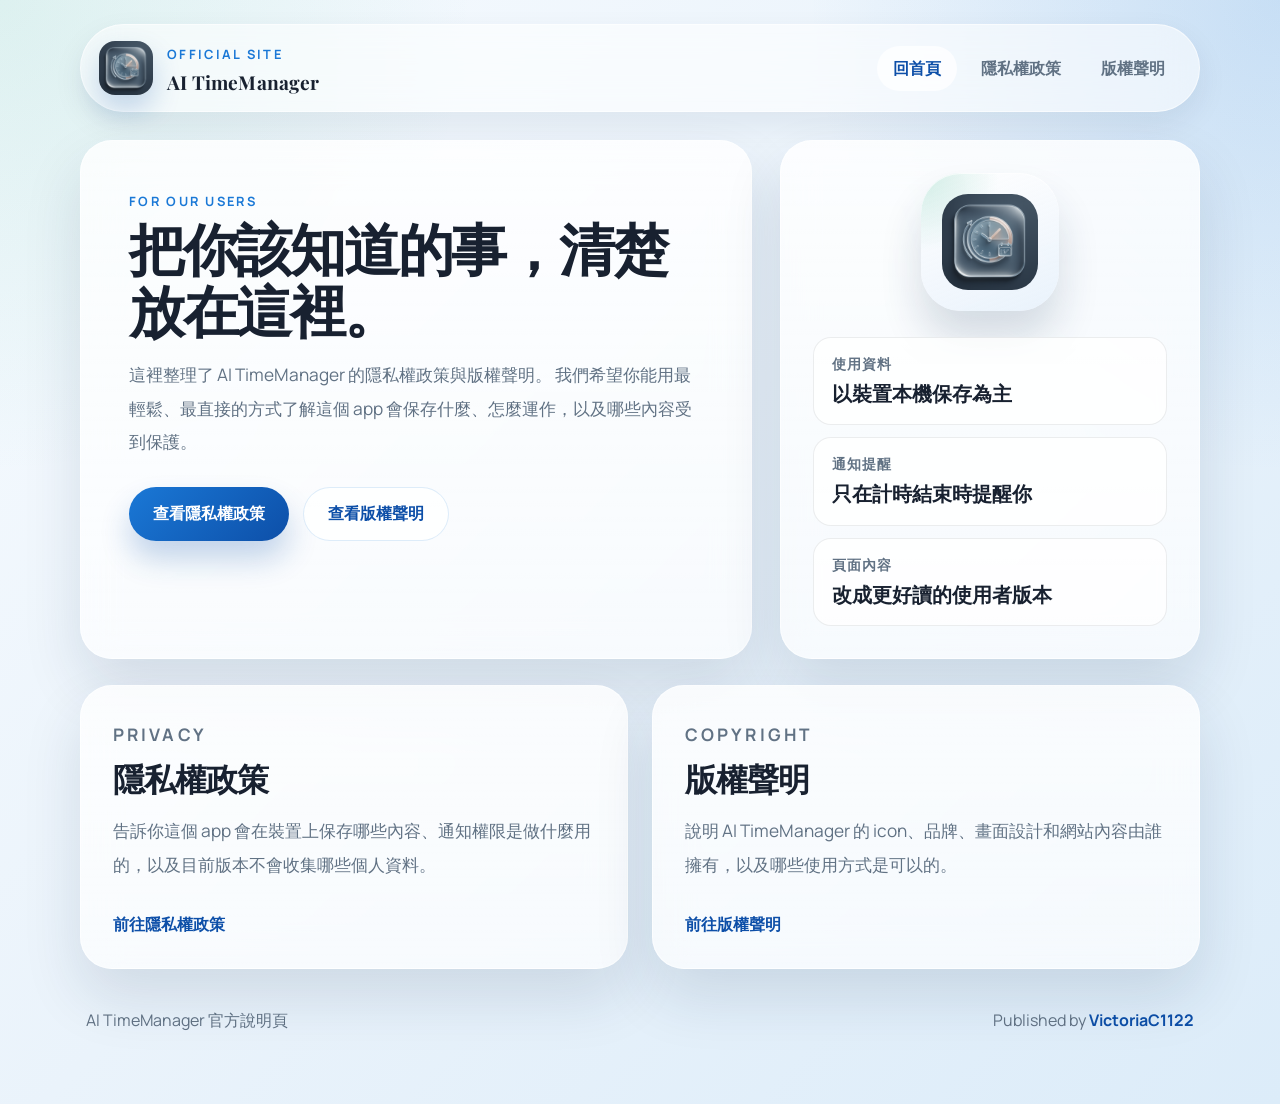
<file: index.html>
<!DOCTYPE html>
<html lang="zh-Hant">
<head>
  <meta charset="UTF-8">
  <meta name="viewport" content="width=device-width, initial-scale=1.0">
  <title>AI TimeManager | 隱私權政策與版權聲明</title>
  <meta name="description" content="AI TimeManager 官方隱私權政策與版權聲明頁面。">
  <link rel="icon" type="image/png" href="assets/app-icon.png">
  <link rel="preconnect" href="https://fonts.googleapis.com">
  <link rel="preconnect" href="https://fonts.gstatic.com" crossorigin>
  <link href="https://fonts.googleapis.com/css2?family=Playfair+Display:wght@600;700&family=Manrope:wght@400;500;600;700&display=swap" rel="stylesheet">
  <link rel="stylesheet" href="assets/styles.css">
</head>
<body>
  <div class="page-shell">
    <header class="topbar">
      <a class="brand" href="index.html">
        <img src="assets/app-icon.png" alt="AI TimeManager app icon">
        <div>
          <span class="eyebrow">Official Site</span>
          <strong>AI TimeManager</strong>
        </div>
      </a>
      <nav class="nav-links" aria-label="Primary">
        <a aria-current="page" href="index.html">回首頁</a>
        <a href="privacy.html">隱私權政策</a>
        <a href="copyright.html">版權聲明</a>
      </nav>
    </header>

    <main>
      <section class="hero">
        <div class="hero-copy">
          <p class="eyebrow">For Our Users</p>
          <h1>把你該知道的事，清楚放在這裡。</h1>
          <p class="hero-text">
            這裡整理了 AI TimeManager 的隱私權政策與版權聲明。
            我們希望你能用最輕鬆、最直接的方式了解這個 app 會保存什麼、怎麼運作，以及哪些內容受到保護。
          </p>
          <div class="hero-actions">
            <a class="button button-primary" href="privacy.html">查看隱私權政策</a>
            <a class="button button-secondary" href="copyright.html">查看版權聲明</a>
          </div>
        </div>
        <div class="hero-card">
          <div class="icon-orb">
            <img src="assets/app-icon.png" alt="AI TimeManager icon">
          </div>
          <div class="metric-stack">
            <div class="metric-card">
              <span>使用資料</span>
              <strong>以裝置本機保存為主</strong>
            </div>
            <div class="metric-card">
              <span>通知提醒</span>
              <strong>只在計時結束時提醒你</strong>
            </div>
            <div class="metric-card">
              <span>頁面內容</span>
              <strong>改成更好讀的使用者版本</strong>
            </div>
          </div>
        </div>
      </section>

      <section class="content-grid">
        <article class="feature-panel">
          <p class="eyebrow">Privacy</p>
          <h2>隱私權政策</h2>
          <p>
            告訴你這個 app 會在裝置上保存哪些內容、通知權限是做什麼用的，以及目前版本不會收集哪些個人資料。
          </p>
          <a class="text-link" href="privacy.html">前往隱私權政策</a>
        </article>

        <article class="feature-panel">
          <p class="eyebrow">Copyright</p>
          <h2>版權聲明</h2>
          <p>
            說明 AI TimeManager 的 icon、品牌、畫面設計和網站內容由誰擁有，以及哪些使用方式是可以的。
          </p>
          <a class="text-link" href="copyright.html">前往版權聲明</a>
        </article>
      </section>
    </main>

    <footer class="site-footer">
      <p>AI TimeManager 官方說明頁</p>
      <p>Published by <a href="https://github.com/VictoriaC1122">VictoriaC1122</a></p>
    </footer>
  </div>
</body>
</html>
</file>
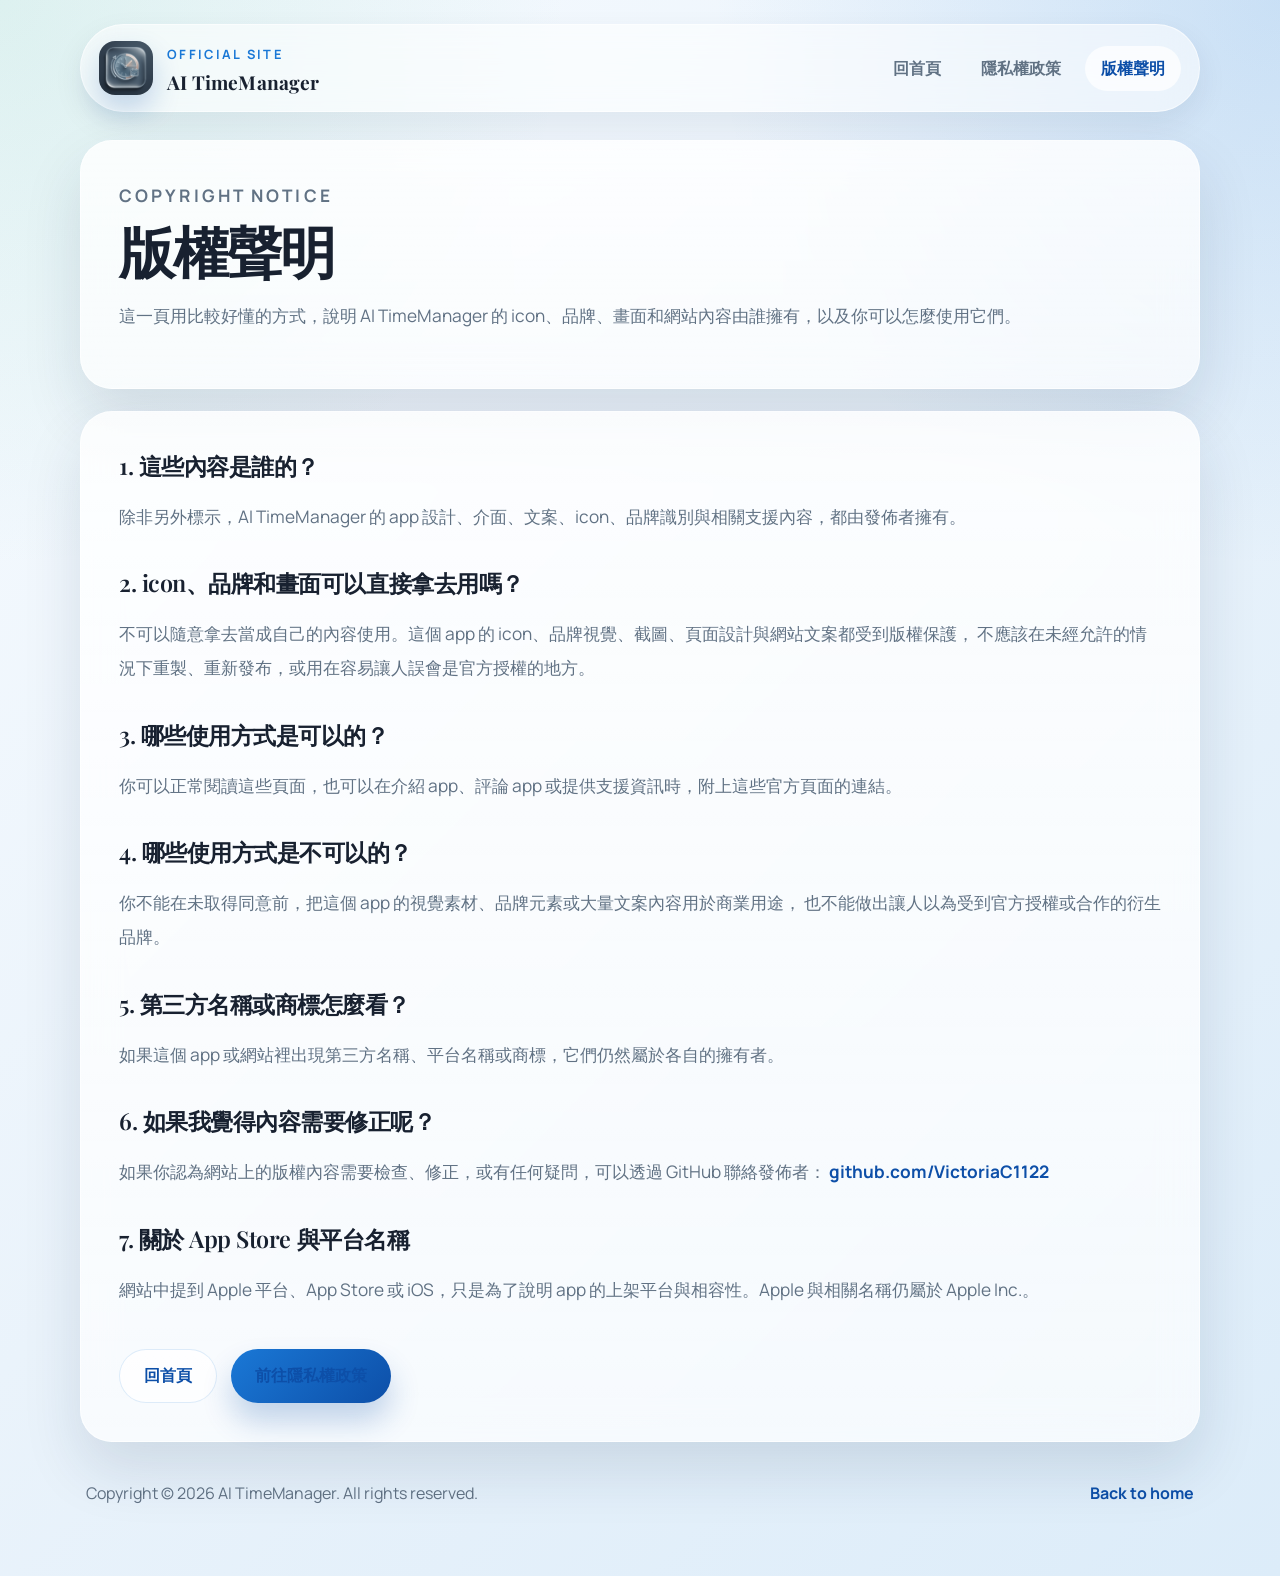
<file: copyright.html>
<!DOCTYPE html>
<html lang="zh-Hant">
<head>
  <meta charset="UTF-8">
  <meta name="viewport" content="width=device-width, initial-scale=1.0">
  <title>AI TimeManager 版權聲明</title>
  <meta name="description" content="AI TimeManager 版權聲明。">
  <link rel="icon" type="image/png" href="assets/app-icon.png">
  <link rel="preconnect" href="https://fonts.googleapis.com">
  <link rel="preconnect" href="https://fonts.gstatic.com" crossorigin>
  <link href="https://fonts.googleapis.com/css2?family=Playfair+Display:wght@600;700&family=Manrope:wght@400;500;600;700&display=swap" rel="stylesheet">
  <link rel="stylesheet" href="assets/styles.css">
</head>
<body>
  <div class="page-shell">
    <header class="topbar">
      <a class="brand" href="index.html">
        <img src="assets/app-icon.png" alt="AI TimeManager app icon">
        <div>
          <span class="eyebrow">Official Site</span>
          <strong>AI TimeManager</strong>
        </div>
      </a>
      <nav class="nav-links" aria-label="Primary">
        <a href="index.html">回首頁</a>
        <a href="privacy.html">隱私權政策</a>
        <a aria-current="page" href="copyright.html">版權聲明</a>
      </nav>
    </header>

    <main class="policy-layout">
      <section class="policy-hero">
        <p class="eyebrow">Copyright Notice</p>
        <h1>版權聲明</h1>
        <p>
          這一頁用比較好懂的方式，說明 AI TimeManager 的 icon、品牌、畫面和網站內容由誰擁有，以及你可以怎麼使用它們。
        </p>
      </section>

      <section class="policy-card">
        <h2>1. 這些內容是誰的？</h2>
        <p>
          除非另外標示，AI TimeManager 的 app 設計、介面、文案、icon、品牌識別與相關支援內容，都由發佈者擁有。
        </p>

        <h2>2. icon、品牌和畫面可以直接拿去用嗎？</h2>
        <p>
          不可以隨意拿去當成自己的內容使用。這個 app 的 icon、品牌視覺、截圖、頁面設計與網站文案都受到版權保護，
          不應該在未經允許的情況下重製、重新發布，或用在容易讓人誤會是官方授權的地方。
        </p>

        <h2>3. 哪些使用方式是可以的？</h2>
        <p>
          你可以正常閱讀這些頁面，也可以在介紹 app、評論 app 或提供支援資訊時，附上這些官方頁面的連結。
        </p>

        <h2>4. 哪些使用方式是不可以的？</h2>
        <p>
          你不能在未取得同意前，把這個 app 的視覺素材、品牌元素或大量文案內容用於商業用途，
          也不能做出讓人以為受到官方授權或合作的衍生品牌。
        </p>

        <h2>5. 第三方名稱或商標怎麼看？</h2>
        <p>
          如果這個 app 或網站裡出現第三方名稱、平台名稱或商標，它們仍然屬於各自的擁有者。
        </p>

        <h2>6. 如果我覺得內容需要修正呢？</h2>
        <p>
          如果你認為網站上的版權內容需要檢查、修正，或有任何疑問，可以透過 GitHub 聯絡發佈者：
          <a href="https://github.com/VictoriaC1122">github.com/VictoriaC1122</a>
        </p>

        <h2>7. 關於 App Store 與平台名稱</h2>
        <p>
          網站中提到 Apple 平台、App Store 或 iOS，只是為了說明 app 的上架平台與相容性。Apple 與相關名稱仍屬於 Apple Inc.。
        </p>

        <div class="policy-actions">
          <a class="button button-secondary" href="index.html">回首頁</a>
          <a class="button button-primary" href="privacy.html">前往隱私權政策</a>
        </div>
      </section>
    </main>

    <footer class="site-footer">
      <p>Copyright © 2026 AI TimeManager. All rights reserved.</p>
      <p><a href="index.html">Back to home</a></p>
    </footer>
  </div>
</body>
</html>
</file>
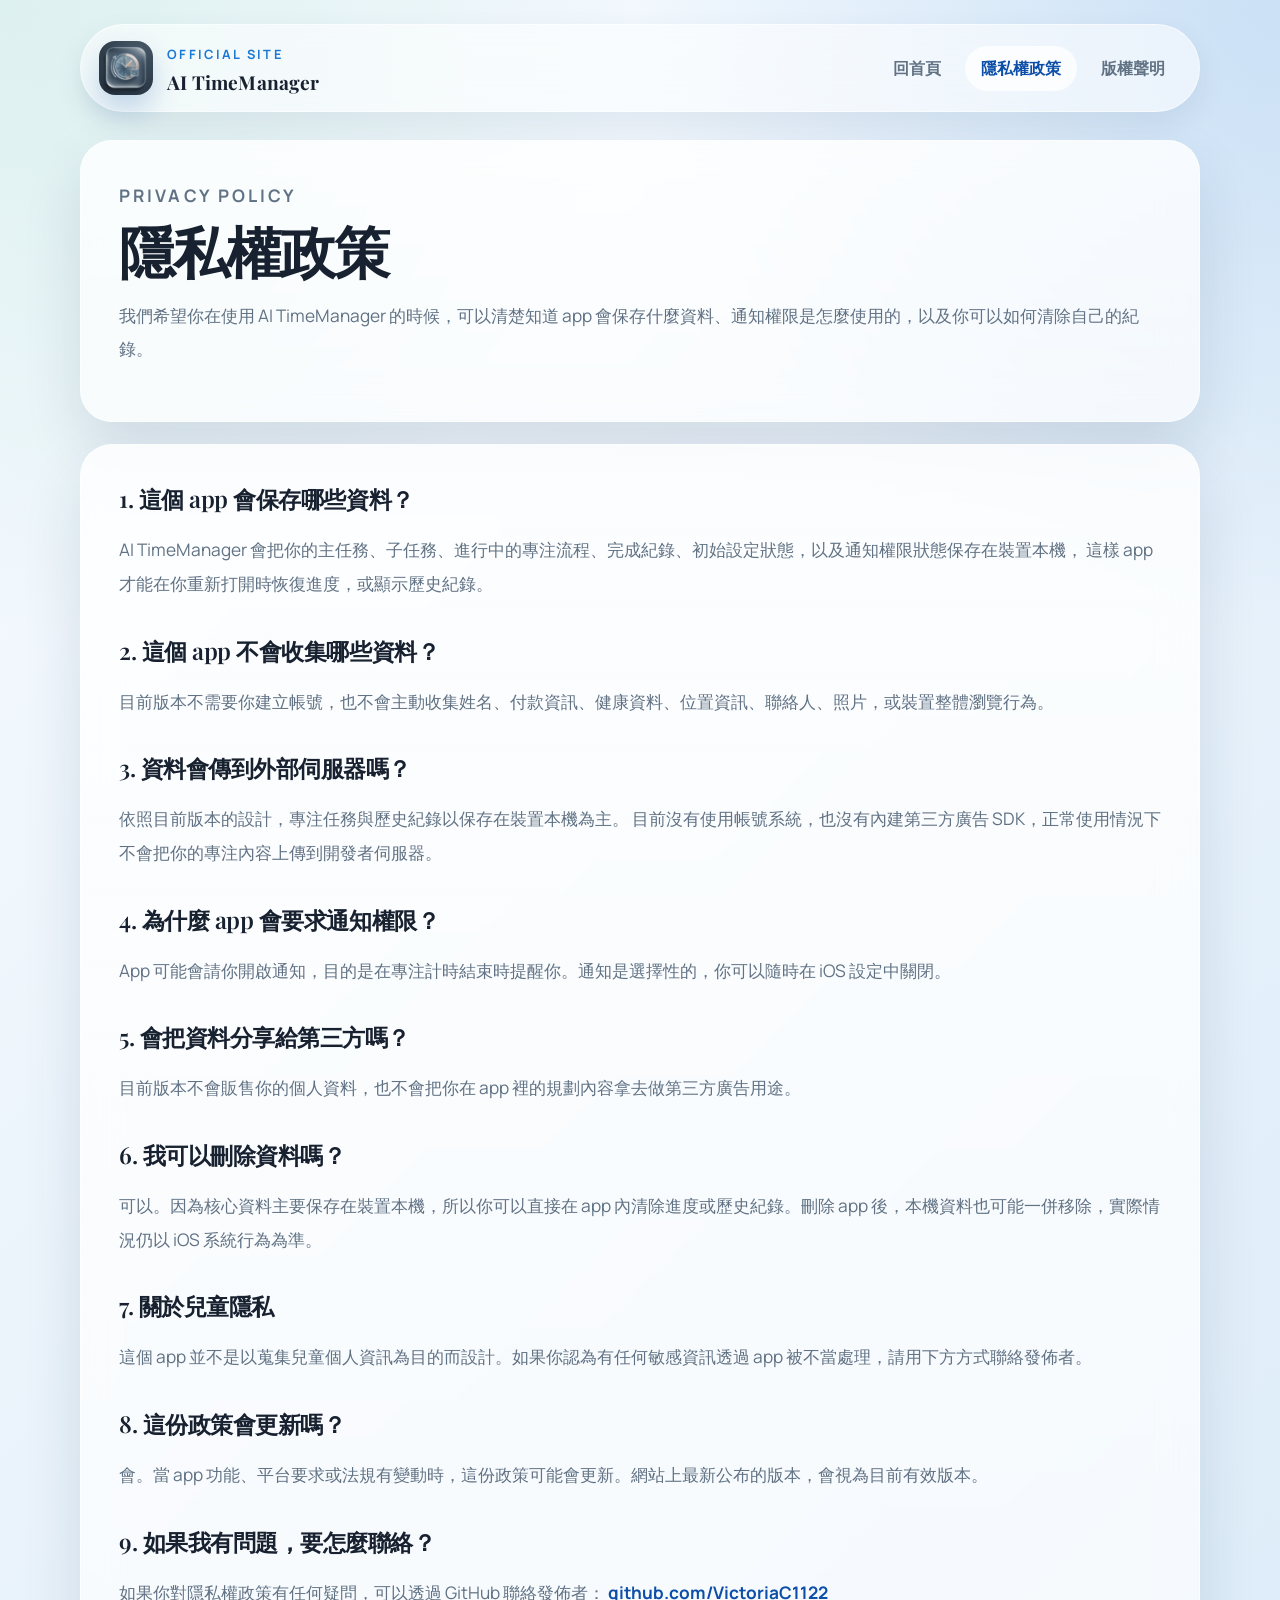
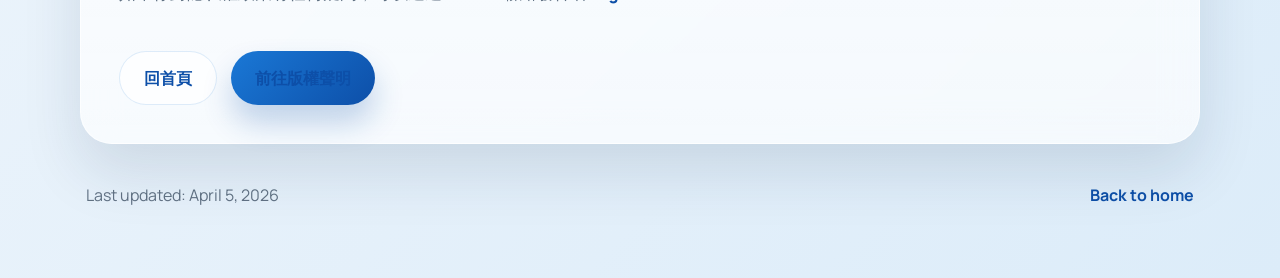
<file: privacy.html>
<!DOCTYPE html>
<html lang="zh-Hant">
<head>
  <meta charset="UTF-8">
  <meta name="viewport" content="width=device-width, initial-scale=1.0">
  <title>AI TimeManager 隱私權政策</title>
  <meta name="description" content="AI TimeManager 隱私權政策。">
  <link rel="icon" type="image/png" href="assets/app-icon.png">
  <link rel="preconnect" href="https://fonts.googleapis.com">
  <link rel="preconnect" href="https://fonts.gstatic.com" crossorigin>
  <link href="https://fonts.googleapis.com/css2?family=Playfair+Display:wght@600;700&family=Manrope:wght@400;500;600;700&display=swap" rel="stylesheet">
  <link rel="stylesheet" href="assets/styles.css">
</head>
<body>
  <div class="page-shell">
    <header class="topbar">
      <a class="brand" href="index.html">
        <img src="assets/app-icon.png" alt="AI TimeManager app icon">
        <div>
          <span class="eyebrow">Official Site</span>
          <strong>AI TimeManager</strong>
        </div>
      </a>
      <nav class="nav-links" aria-label="Primary">
        <a href="index.html">回首頁</a>
        <a aria-current="page" href="privacy.html">隱私權政策</a>
        <a href="copyright.html">版權聲明</a>
      </nav>
    </header>

    <main class="policy-layout">
      <section class="policy-hero">
        <p class="eyebrow">Privacy Policy</p>
        <h1>隱私權政策</h1>
        <p>
          我們希望你在使用 AI TimeManager 的時候，可以清楚知道 app 會保存什麼資料、通知權限是怎麼使用的，以及你可以如何清除自己的紀錄。
        </p>
      </section>

      <section class="policy-card">
        <h2>1. 這個 app 會保存哪些資料？</h2>
        <p>
          AI TimeManager 會把你的主任務、子任務、進行中的專注流程、完成紀錄、初始設定狀態，以及通知權限狀態保存在裝置本機，
          這樣 app 才能在你重新打開時恢復進度，或顯示歷史紀錄。
        </p>

        <h2>2. 這個 app 不會收集哪些資料？</h2>
        <p>
          目前版本不需要你建立帳號，也不會主動收集姓名、付款資訊、健康資料、位置資訊、聯絡人、照片，或裝置整體瀏覽行為。
        </p>

        <h2>3. 資料會傳到外部伺服器嗎？</h2>
        <p>
          依照目前版本的設計，專注任務與歷史紀錄以保存在裝置本機為主。
          目前沒有使用帳號系統，也沒有內建第三方廣告 SDK，正常使用情況下不會把你的專注內容上傳到開發者伺服器。
        </p>

        <h2>4. 為什麼 app 會要求通知權限？</h2>
        <p>
          App 可能會請你開啟通知，目的是在專注計時結束時提醒你。通知是選擇性的，你可以隨時在 iOS 設定中關閉。
        </p>

        <h2>5. 會把資料分享給第三方嗎？</h2>
        <p>
          目前版本不會販售你的個人資料，也不會把你在 app 裡的規劃內容拿去做第三方廣告用途。
        </p>

        <h2>6. 我可以刪除資料嗎？</h2>
        <p>
          可以。因為核心資料主要保存在裝置本機，所以你可以直接在 app 內清除進度或歷史紀錄。刪除 app 後，本機資料也可能一併移除，實際情況仍以 iOS 系統行為為準。
        </p>

        <h2>7. 關於兒童隱私</h2>
        <p>
          這個 app 並不是以蒐集兒童個人資訊為目的而設計。如果你認為有任何敏感資訊透過 app 被不當處理，請用下方方式聯絡發佈者。
        </p>

        <h2>8. 這份政策會更新嗎？</h2>
        <p>
          會。當 app 功能、平台要求或法規有變動時，這份政策可能會更新。網站上最新公布的版本，會視為目前有效版本。
        </p>

        <h2>9. 如果我有問題，要怎麼聯絡？</h2>
        <p>
          如果你對隱私權政策有任何疑問，可以透過 GitHub 聯絡發佈者：
          <a href="https://github.com/VictoriaC1122">github.com/VictoriaC1122</a>
        </p>

        <div class="policy-actions">
          <a class="button button-secondary" href="index.html">回首頁</a>
          <a class="button button-primary" href="copyright.html">前往版權聲明</a>
        </div>
      </section>
    </main>

    <footer class="site-footer">
      <p>Last updated: April 5, 2026</p>
      <p><a href="index.html">Back to home</a></p>
    </footer>
  </div>
</body>
</html>
</file>
<file: assets/styles.css>
:root {
  --accent: #1a78d6;
  --accent-deep: #0d4fa8;
  --mint: #3db392;
  --amber: #eda934;
  --ink: #182130;
  --muted: #617284;
  --border: rgba(24, 33, 48, 0.08);
  --surface: rgba(255, 255, 255, 0.78);
  --surface-strong: rgba(255, 255, 255, 0.94);
  --hero-a: #f7fbff;
  --hero-b: #eaf3fb;
  --hero-c: #dcecf9;
  --shadow: 0 28px 60px rgba(14, 43, 78, 0.12);
  --radius-xl: 32px;
  --radius-lg: 24px;
  --radius-md: 18px;
}

* {
  box-sizing: border-box;
}

html {
  scroll-behavior: smooth;
}

body {
  margin: 0;
  font-family: "Manrope", "SF Pro Text", "Inter", sans-serif;
  font-size: 16px;
  color: var(--ink);
  background:
    radial-gradient(circle at top left, rgba(61, 179, 146, 0.14), transparent 28%),
    radial-gradient(circle at top right, rgba(26, 120, 214, 0.16), transparent 28%),
    linear-gradient(135deg, var(--hero-a), var(--hero-b) 48%, var(--hero-c));
  min-height: 100vh;
}

a {
  color: inherit;
  text-decoration: none;
}

.page-shell {
  width: min(1120px, calc(100% - 32px));
  margin: 0 auto;
  padding: 24px 0 56px;
}

.topbar {
  display: flex;
  align-items: center;
  justify-content: space-between;
  gap: 24px;
  padding: 16px 18px;
  background: rgba(255, 255, 255, 0.56);
  border: 1px solid rgba(255, 255, 255, 0.56);
  backdrop-filter: blur(18px);
  border-radius: 999px;
  box-shadow: 0 12px 30px rgba(17, 44, 77, 0.08);
}

.brand {
  display: flex;
  align-items: center;
  gap: 14px;
  min-width: 0;
}

.brand img {
  width: 54px;
  height: 54px;
  border-radius: 16px;
  box-shadow: 0 14px 28px rgba(13, 79, 168, 0.22);
}

.brand strong {
  display: block;
  font-size: 1.2rem;
  letter-spacing: 0.01em;
  font-family: "Playfair Display", Georgia, serif;
}

.brand div {
  min-width: 0;
}

.eyebrow {
  display: inline-block;
  margin: 0 0 6px;
  font-size: 0.8rem;
  font-weight: 700;
  letter-spacing: 0.18em;
  text-transform: uppercase;
  color: var(--accent);
}

.nav-links {
  display: flex;
  gap: 8px;
  flex-wrap: wrap;
}

.nav-links a {
  padding: 11px 16px;
  font-size: 1rem;
  font-weight: 600;
  color: var(--muted);
  border-radius: 999px;
  transition: 160ms ease;
}

.nav-links a:hover,
.nav-links a[aria-current="page"] {
  color: var(--accent-deep);
  background: rgba(255, 255, 255, 0.72);
}

.hero {
  display: grid;
  grid-template-columns: minmax(0, 1.2fr) minmax(280px, 420px);
  gap: 28px;
  align-items: stretch;
  margin-top: 28px;
}

.hero-copy,
.hero-card,
.feature-panel,
.policy-card,
.policy-hero {
  border: 1px solid rgba(255, 255, 255, 0.62);
  border-radius: var(--radius-xl);
  background: linear-gradient(180deg, rgba(255, 255, 255, 0.82), rgba(255, 255, 255, 0.68));
  backdrop-filter: blur(18px);
  box-shadow: var(--shadow);
}

.hero-copy {
  padding: 48px;
}

.hero-copy h1,
.policy-hero h1 {
  margin: 0 0 18px;
  font-size: clamp(2.5rem, 4.4vw, 4.7rem);
  line-height: 1.1;
  letter-spacing: -0.04em;
  font-family: "Playfair Display", Georgia, serif;
  font-weight: 700;
}

.hero-text,
.policy-hero p,
.policy-card p,
.feature-panel p {
  font-size: 1.08rem;
  line-height: 1.95;
  color: var(--muted);
}

.hero-actions {
  display: flex;
  gap: 14px;
  flex-wrap: wrap;
  margin-top: 28px;
}

.button {
  display: inline-flex;
  align-items: center;
  justify-content: center;
  min-height: 54px;
  padding: 0 24px;
  border-radius: 999px;
  font-size: 1.02rem;
  font-weight: 700;
  transition: transform 160ms ease, box-shadow 160ms ease, background 160ms ease;
}

.button:hover {
  transform: translateY(-1px);
}

.button-primary {
  color: #fff;
  background: linear-gradient(135deg, var(--accent), var(--accent-deep));
  box-shadow: 0 18px 30px rgba(13, 79, 168, 0.24);
}

.button-secondary {
  color: var(--accent-deep);
  background: rgba(255, 255, 255, 0.74);
  border: 1px solid rgba(26, 120, 214, 0.14);
}

.hero-card {
  padding: 32px;
  display: flex;
  flex-direction: column;
  justify-content: center;
  gap: 26px;
}

.icon-orb {
  width: 138px;
  height: 138px;
  margin: 0 auto;
  border-radius: 40px;
  display: grid;
  place-items: center;
  background:
    radial-gradient(circle at top left, rgba(61, 179, 146, 0.24), transparent 40%),
    linear-gradient(160deg, rgba(255, 255, 255, 0.96), rgba(230, 240, 251, 0.82));
  box-shadow: inset 0 1px 0 rgba(255, 255, 255, 0.7), 0 28px 40px rgba(16, 48, 88, 0.16);
}

.icon-orb img {
  width: 96px;
  height: 96px;
  border-radius: 26px;
}

.metric-stack {
  display: grid;
  gap: 12px;
}

.metric-card {
  padding: 16px 18px;
  border-radius: var(--radius-md);
  background: var(--surface);
  border: 1px solid var(--border);
}

.metric-card span,
.policy-card h2,
.feature-panel h2 {
  display: block;
}

.metric-card span {
  margin-bottom: 6px;
  font-size: 0.88rem;
  font-weight: 700;
  letter-spacing: 0.08em;
  text-transform: uppercase;
  color: var(--muted);
}

.metric-card strong {
  font-size: 1.22rem;
  line-height: 1.45;
}

.content-grid {
  display: grid;
  grid-template-columns: repeat(2, minmax(0, 1fr));
  gap: 24px;
  margin-top: 26px;
}

.feature-panel {
  padding: 32px;
}

.feature-panel h2 {
  margin: 0 0 14px;
  font-size: 2rem;
  line-height: 1.22;
  letter-spacing: -0.03em;
  font-family: "Playfair Display", Georgia, serif;
  font-weight: 700;
}

.text-link {
  display: inline-flex;
  align-items: center;
  gap: 8px;
  margin-top: 14px;
  font-size: 1.02rem;
  font-weight: 700;
  color: var(--accent-deep);
}

.policy-layout {
  display: grid;
  gap: 22px;
  margin-top: 28px;
}

.policy-hero,
.policy-card {
  padding: 38px;
}

.policy-card h2 {
  margin: 34px 0 12px;
  font-size: 1.46rem;
  line-height: 1.4;
  letter-spacing: -0.02em;
  font-family: "Playfair Display", Georgia, serif;
  font-weight: 600;
}

.policy-card h2:first-child {
  margin-top: 0;
}

.policy-card a,
.site-footer a {
  color: var(--accent-deep);
  font-weight: 700;
}

.site-footer {
  display: flex;
  justify-content: space-between;
  gap: 16px;
  flex-wrap: wrap;
  padding: 24px 6px 0;
  color: var(--muted);
  font-size: 1rem;
}

.policy-actions {
  display: flex;
  gap: 14px;
  flex-wrap: wrap;
  margin-top: 34px;
  padding-top: 8px;
}

@media (max-width: 900px) {
  .hero,
  .content-grid {
    grid-template-columns: 1fr;
  }

  .hero-copy,
  .hero-card,
  .feature-panel,
  .policy-card,
  .policy-hero {
    padding: 28px;
  }
}

@media (max-width: 640px) {
  .page-shell {
    width: min(100% - 20px, 1120px);
    padding-top: 14px;
  }

  .topbar {
    border-radius: 26px;
    padding: 16px;
    align-items: flex-start;
    flex-direction: column;
  }

  .hero-copy h1,
  .policy-hero h1 {
    font-size: 2.4rem;
  }

  .hero-text,
  .policy-hero p,
  .policy-card p,
  .feature-panel p {
    font-size: 1.03rem;
    line-height: 1.85;
  }

  .feature-panel h2 {
    font-size: 1.72rem;
  }

  .policy-card h2 {
    font-size: 1.32rem;
  }

  .button {
    width: 100%;
  }

  .policy-actions .button {
    width: 100%;
  }
}
</file>
